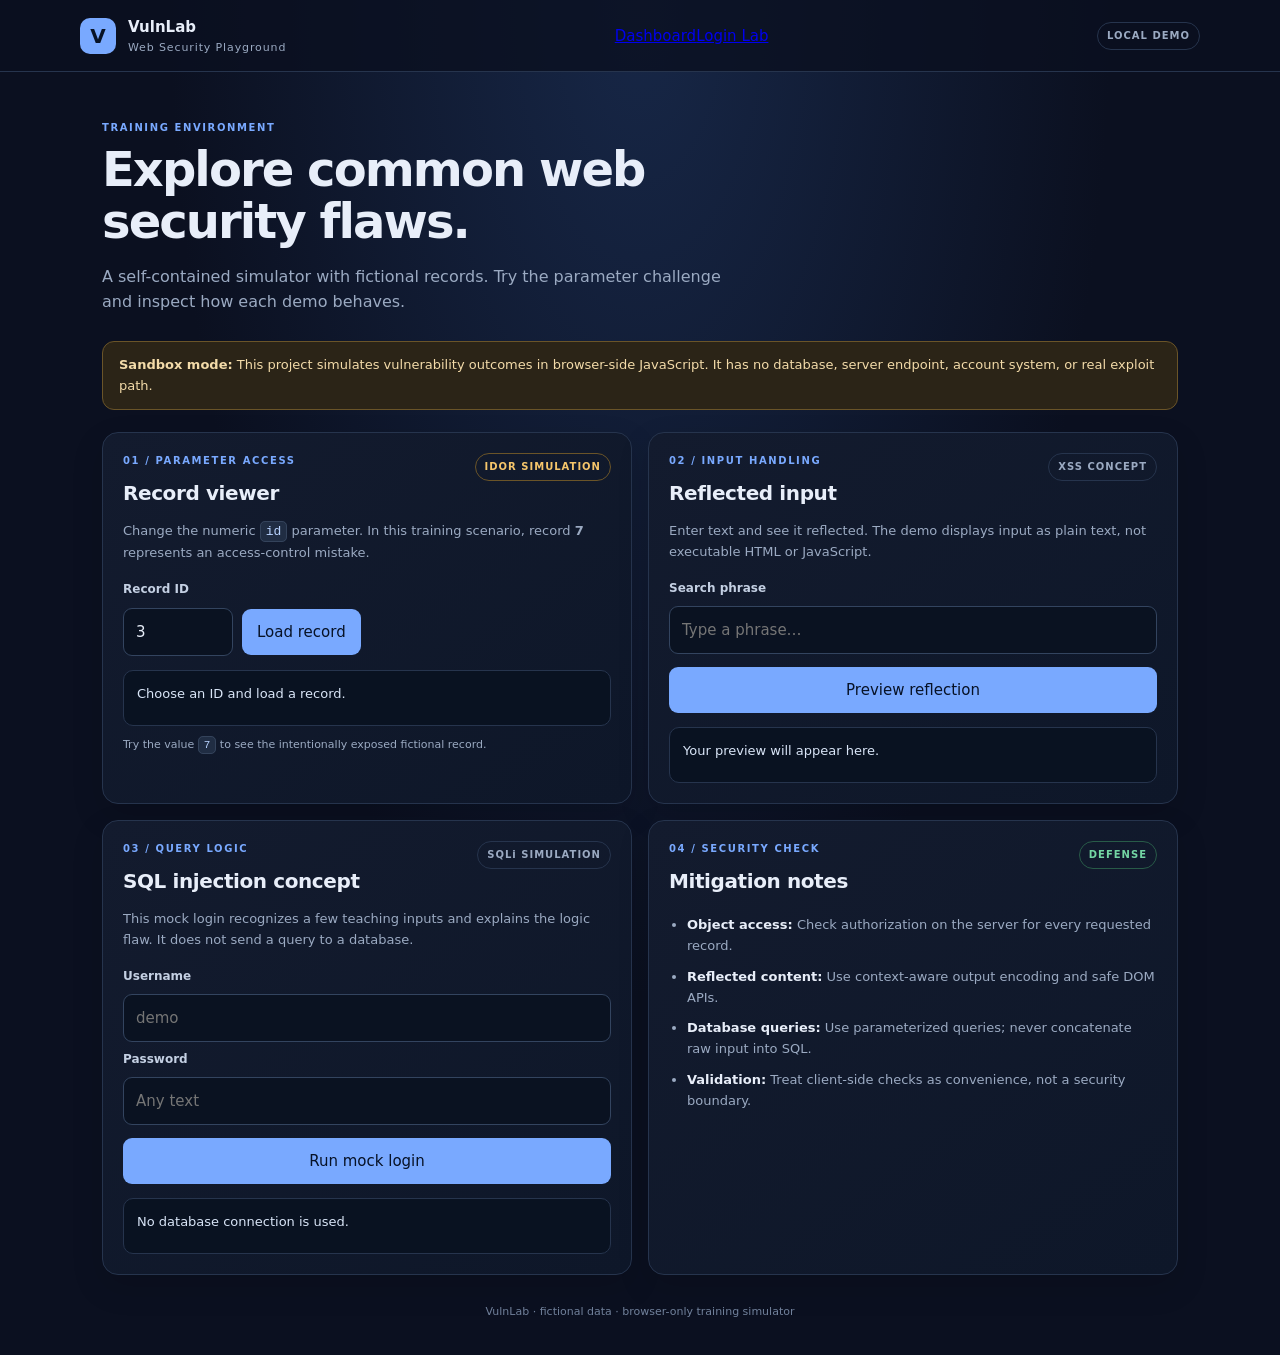
<file: index.html>
<!doctype html>
<html lang="id">
<head>
  <meta charset="utf-8">
  <meta name="viewport" content="width=device-width, initial-scale=1">
  <title>VulnLab — Web Security Playground</title>
  <link rel="stylesheet" href="css/style.css">
</head>
<body>
  <header class="topbar">
    <div class="brand"><span class="brand-mark">V</span><div><b>VulnLab</b><small>Web Security Playground</small></div></div>
    <nav class="top-nav"><a href="index.html">Dashboard</a><a href="login.html">Login Lab</a></nav><span class="local-tag">LOCAL DEMO</span>
  </header>

  <main class="wrap">
    <section class="hero">
      <p class="eyebrow">TRAINING ENVIRONMENT</p>
      <h1>Explore common web security flaws.</h1>
      <p class="sub">A self-contained simulator with fictional records. Try the parameter challenge and inspect how each demo behaves.</p>
    </section>

    <section class="notice">
      <b>Sandbox mode:</b> This project simulates vulnerability outcomes in browser-side JavaScript. It has no database, server endpoint, account system, or real exploit path.
    </section>

    <div class="grid">
      <section class="panel">
        <div class="panel-head"><div><p class="eyebrow">01 / PARAMETER ACCESS</p><h2>Record viewer</h2></div><span class="pill pill-warn">IDOR SIMULATION</span></div>
        <p class="muted">Change the numeric <code>id</code> parameter. In this training scenario, record <b>7</b> represents an access-control mistake.</p>
        <form id="record-form" class="inline-form">
          <label for="record-id">Record ID</label>
          <input id="record-id" name="id" type="number" min="1" max="99" value="3">
          <button type="submit">Load record</button>
        </form>
        <div id="record-output" class="result" aria-live="polite">Choose an ID and load a record.</div>
        <p class="hint">Try the value <code>7</code> to see the intentionally exposed fictional record.</p>
      </section>

      <section class="panel">
        <div class="panel-head"><div><p class="eyebrow">02 / INPUT HANDLING</p><h2>Reflected input</h2></div><span class="pill">XSS CONCEPT</span></div>
        <p class="muted">Enter text and see it reflected. The demo displays input as plain text, not executable HTML or JavaScript.</p>
        <form id="reflect-form" class="stack-form">
          <label for="reflect-input">Search phrase</label>
          <input id="reflect-input" maxlength="120" placeholder="Type a phrase…">
          <button type="submit">Preview reflection</button>
        </form>
        <div id="reflect-output" class="result" aria-live="polite">Your preview will appear here.</div>
      </section>

      <section class="panel">
        <div class="panel-head"><div><p class="eyebrow">03 / QUERY LOGIC</p><h2>SQL injection concept</h2></div><span class="pill">SQLi SIMULATION</span></div>
        <p class="muted">This mock login recognizes a few teaching inputs and explains the logic flaw. It does not send a query to a database.</p>
        <form id="login-form" class="stack-form">
          <label for="username">Username</label>
          <input id="username" autocomplete="off" placeholder="demo">
          <label for="password">Password</label>
          <input id="password" type="password" placeholder="Any text">
          <button type="submit">Run mock login</button>
        </form>
        <div id="login-output" class="result" aria-live="polite">No database connection is used.</div>
      </section>

      <section class="panel">
        <div class="panel-head"><div><p class="eyebrow">04 / SECURITY CHECK</p><h2>Mitigation notes</h2></div><span class="pill pill-good">DEFENSE</span></div>
        <ul class="notes">
          <li><b>Object access:</b> Check authorization on the server for every requested record.</li>
          <li><b>Reflected content:</b> Use context-aware output encoding and safe DOM APIs.</li>
          <li><b>Database queries:</b> Use parameterized queries; never concatenate raw input into SQL.</li>
          <li><b>Validation:</b> Treat client-side checks as convenience, not a security boundary.</li>
        </ul>
      </section>
    </div>
    <footer>VulnLab · fictional data · browser-only training simulator</footer>
  </main>
  <script src="js/app.js"></script>
</body>
</html>
</file>
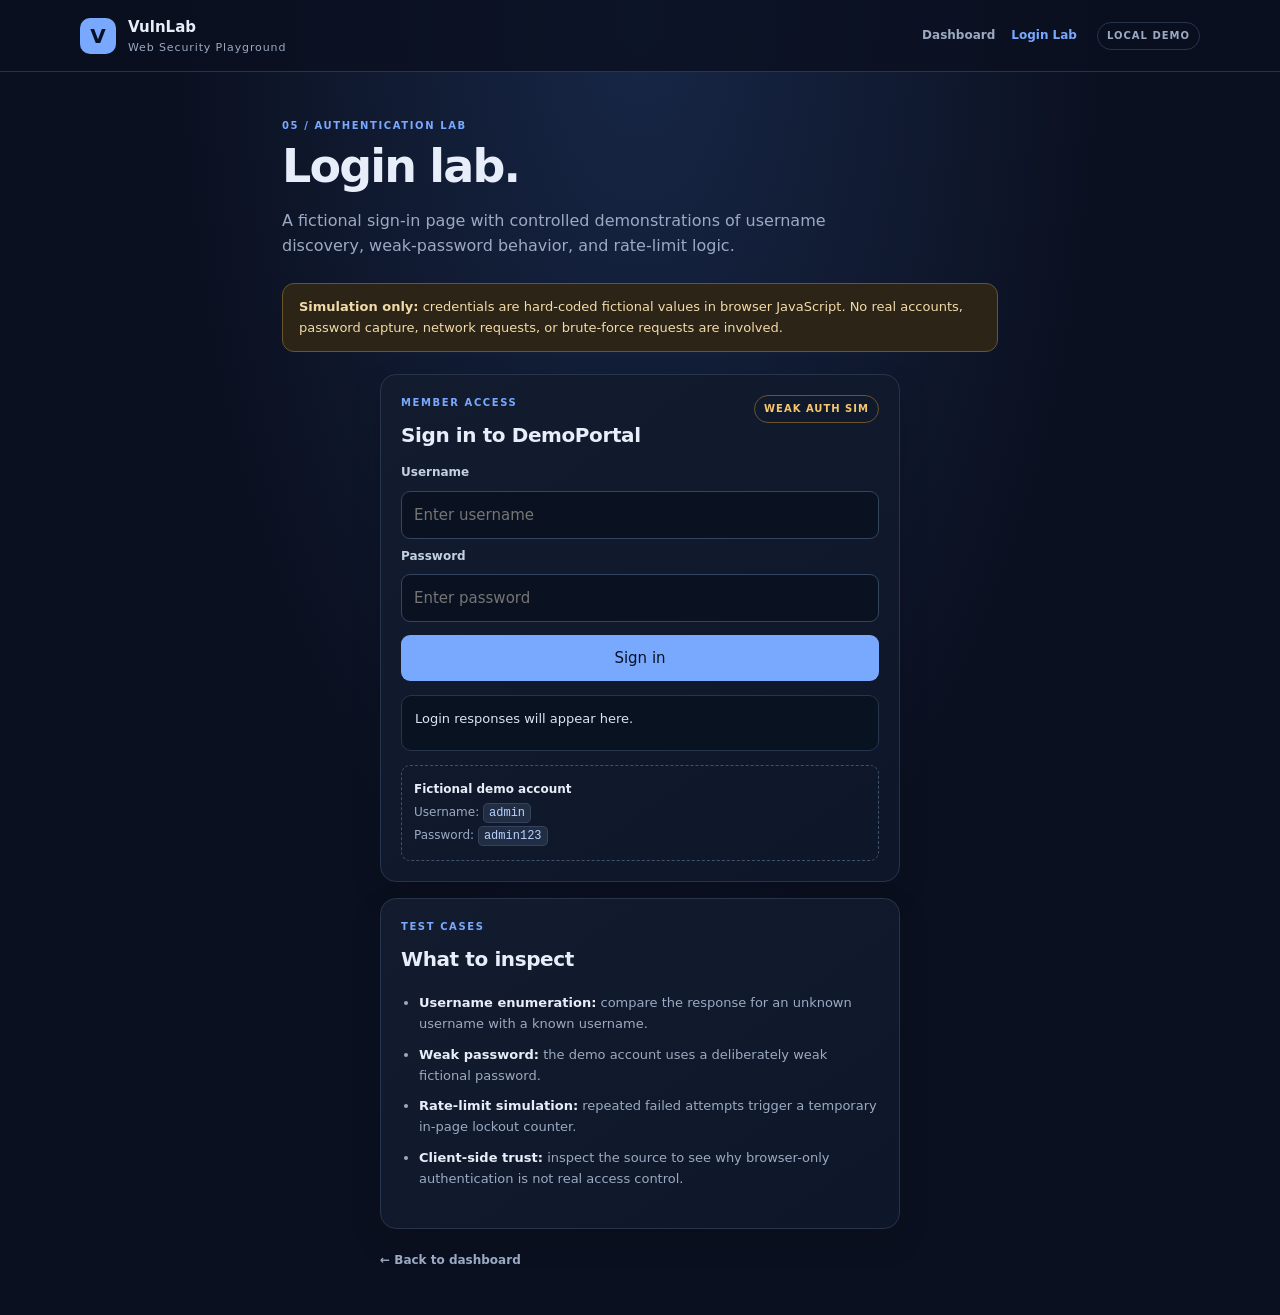
<file: login.html>
<!doctype html>
<html lang="id">
<head>
  <meta charset="utf-8">
  <meta name="viewport" content="width=device-width, initial-scale=1">
  <title>Login Lab — VulnLab</title>
  <link rel="stylesheet" href="css/style.css">
  <link rel="stylesheet" href="css/login.css">
</head>
<body>
  <header class="topbar">
    <a class="brand brand-link" href="index.html"><span class="brand-mark">V</span><div><b>VulnLab</b><small>Web Security Playground</small></div></a>
    <nav class="top-nav"><a href="index.html">Dashboard</a><a class="active" href="login.html">Login Lab</a></nav>
    <span class="local-tag">LOCAL DEMO</span>
  </header>
  <main class="login-wrap">
    <section class="login-intro">
      <p class="eyebrow">05 / AUTHENTICATION LAB</p>
      <h1>Login lab.</h1>
      <p class="sub">A fictional sign-in page with controlled demonstrations of username discovery, weak-password behavior, and rate-limit logic.</p>
      <div class="notice"><b>Simulation only:</b> credentials are hard-coded fictional values in browser JavaScript. No real accounts, password capture, network requests, or brute-force requests are involved.</div>
    </section>
    <section class="login-card panel">
      <div class="panel-head"><div><p class="eyebrow">MEMBER ACCESS</p><h2>Sign in to DemoPortal</h2></div><span class="pill pill-warn">WEAK AUTH SIM</span></div>
      <form id="auth-form" class="stack-form">
        <label for="auth-user">Username</label>
        <input id="auth-user" autocomplete="off" placeholder="Enter username">
        <label for="auth-pass">Password</label>
        <input id="auth-pass" type="password" autocomplete="off" placeholder="Enter password">
        <button type="submit">Sign in</button>
      </form>
      <div id="auth-output" class="result" aria-live="polite">Login responses will appear here.</div>
      <div class="demo-creds"><b>Fictional demo account</b><br>Username: <code>admin</code><br>Password: <code>admin123</code></div>
    </section>
    <section class="panel login-notes">
      <p class="eyebrow">TEST CASES</p><h2>What to inspect</h2>
      <ul class="notes">
        <li><b>Username enumeration:</b> compare the response for an unknown username with a known username.</li>
        <li><b>Weak password:</b> the demo account uses a deliberately weak fictional password.</li>
        <li><b>Rate-limit simulation:</b> repeated failed attempts trigger a temporary in-page lockout counter.</li>
        <li><b>Client-side trust:</b> inspect the source to see why browser-only authentication is not real access control.</li>
      </ul>
    </section>
    <p class="back-link"><a href="index.html">← Back to dashboard</a></p>
  </main>
  <script src="js/login.js"></script>
</body>
</html>
</file>
<file: css/style.css>
:root{--bg:#0b1020;--panel:#131b2e;--panel2:#0e1729;--line:#26344d;--text:#e8eef9;--muted:#9baac2;--accent:#79a9ff;--warn:#f6c66b;--good:#74d6a4}
*{box-sizing:border-box}
body{margin:0;background:radial-gradient(ellipse at top,#172747 0,#0b1020 52%);color:var(--text);font:15px/1.6 Inter,ui-sans-serif,system-ui,-apple-system,Segoe UI,sans-serif}
.topbar{height:72px;border-bottom:1px solid var(--line);display:flex;align-items:center;justify-content:space-between;padding:0 max(22px,calc((100% - 1120px)/2));background:#0b1020cc}
.brand{display:flex;align-items:center;gap:12px}.brand-mark{width:36px;height:36px;display:grid;place-items:center;border-radius:10px;background:var(--accent);color:#071226;font-weight:900;font-size:20px}
.brand b,.brand small{display:block}.brand small{font-size:11px;color:var(--muted);letter-spacing:.08em}
.local-tag,.pill{font-size:10px;font-weight:800;letter-spacing:.1em;border:1px solid var(--line);border-radius:99px;padding:5px 9px;color:var(--muted)}
.wrap{max-width:1120px;margin:auto;padding:48px 22px 24px}.hero{max-width:700px;margin-bottom:26px}
.eyebrow{font-size:10px;letter-spacing:.16em;color:var(--accent);font-weight:800;margin:0 0 8px}
h1{font-size:clamp(32px,5vw,48px);line-height:1.08;letter-spacing:-.04em;margin:0 0 14px}
h2{font-size:20px;margin:0;letter-spacing:-.02em}.sub,.muted{color:var(--muted)}.sub{font-size:16px;max-width:620px}
.notice{border:1px solid #6a5428;background:#2b2417;color:#f3dba9;border-radius:12px;padding:13px 16px;margin:24px 0 22px;font-size:13px}
.grid{display:grid;grid-template-columns:repeat(2,minmax(0,1fr));gap:16px}
.panel{background:linear-gradient(145deg,var(--panel),var(--panel2));border:1px solid var(--line);border-radius:16px;padding:20px;min-width:0;box-shadow:0 12px 32px #0002}
.panel-head{display:flex;justify-content:space-between;align-items:flex-start;gap:10px;margin-bottom:12px}.pill-warn{color:var(--warn);border-color:#6a5428}.pill-good{color:var(--good);border-color:#285b48}
.muted{font-size:13px;margin:10px 0 16px}code{background:#202d43;border:1px solid #34435b;border-radius:5px;padding:2px 5px;color:#b9d3ff}
label{font-size:12px;color:#c4d0e3;font-weight:700}.inline-form{display:flex;align-items:center;gap:9px;flex-wrap:wrap}.inline-form label{width:100%}
input{width:100%;background:#0a1221;border:1px solid #33445f;border-radius:9px;padding:11px 12px;color:var(--text);outline:none;font:inherit}
input:focus{border-color:var(--accent);box-shadow:0 0 0 3px #79a9ff20}
.inline-form input{width:110px}.stack-form{display:grid;gap:8px}
button{border:0;border-radius:9px;padding:11px 15px;background:var(--accent);color:#071226;font-weight:800;font:inherit;cursor:pointer}
button:hover{filter:brightness(1.08)}.stack-form button{margin-top:5px}
.result{margin-top:14px;border:1px solid var(--line);background:#091221;border-radius:10px;padding:13px;min-height:56px;color:#d9e5f7;font-size:13px;overflow-wrap:anywhere}
.result strong{color:#fff}.result .flag{display:inline-block;margin-top:7px;color:var(--warn);font-weight:800;font-size:10px;letter-spacing:.08em}
.hint{font-size:11px;color:var(--muted);margin:10px 0 0}.notes{padding-left:18px;color:var(--muted);font-size:13px}.notes li{padding:5px 0}.notes b{color:var(--text)}
footer{text-align:center;color:#71819b;font-size:11px;padding:28px 0 10px}
@media(max-width:720px){.grid{grid-template-columns:1fr}.wrap{padding-top:34px}.panel{padding:17px}.topbar{padding:0 18px}}
</file>
<file: css/login.css>
.top-nav{display:flex;gap:16px;margin-left:auto;margin-right:20px}
.top-nav a,.back-link a{color:var(--muted);text-decoration:none;font-size:12px;font-weight:700}
.top-nav a:hover,.top-nav a.active,.back-link a:hover{color:var(--accent)}
.brand-link{text-decoration:none;color:var(--text)}
.login-wrap{max-width:760px;margin:0 auto;padding:46px 22px 28px}
.login-intro{margin-bottom:20px}.login-intro h1{font-size:clamp(34px,5vw,46px)}
.login-card{max-width:520px;margin:0 auto 16px}
.login-notes{max-width:520px;margin:0 auto}
.demo-creds{margin-top:14px;padding:12px;border:1px dashed #40516c;border-radius:9px;color:var(--muted);font-size:12px;line-height:1.9}
.demo-creds b{color:var(--text)}
.back-link{max-width:520px;margin:18px auto}
@media(max-width:600px){.top-nav{gap:10px;margin-right:8px}.local-tag{display:none}.top-nav a{font-size:11px}}
</file>
